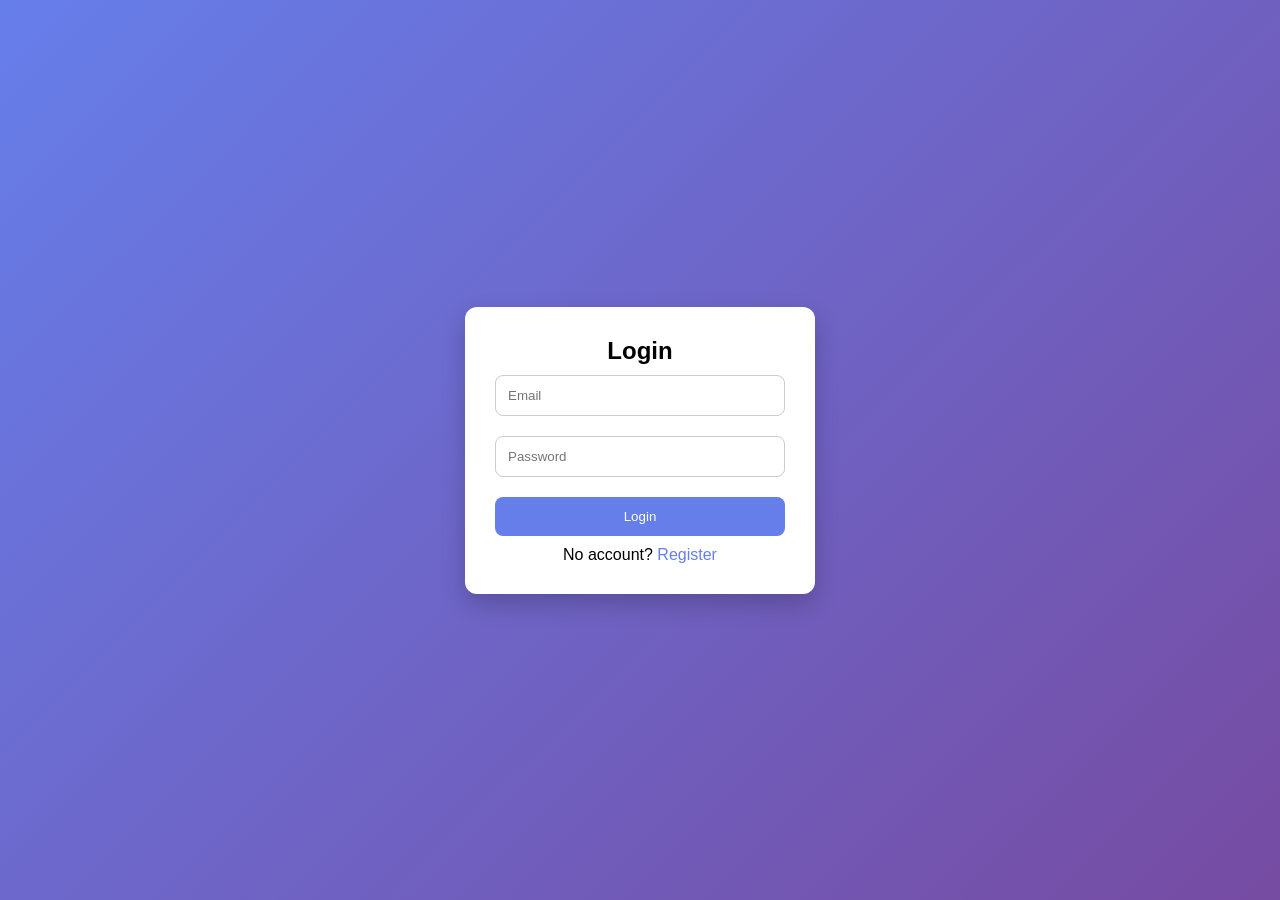
<file: login.html>
<!DOCTYPE html>
<html>
<head>
  <title>Login - Job Tracker</title>
  <link rel="stylesheet" href="style.css">
</head>

<body>

<div class="auth-container">
  <div class="card">
    <h2>Login</h2>

    <input id="username" placeholder="Email">
    <input type="password" id="password" placeholder="Password">

    <button onclick="login()">Login</button>

    <p style="margin-top:10px;">
      No account? <a href="register.html">Register</a>
    </p>
  </div>
</div>

<script>
const API = "https://jobtracker-4w3y.onrender.com";

async function login() {

  const username = document.getElementById("username").value;
  const password = document.getElementById("password").value;

  const res = await fetch(API + "/auth/login", {
    method: "POST",
    headers: {"Content-Type": "application/json"},
    body: JSON.stringify({ username, password })
  });

  const data = await res.json();

  if (data && data.id) {
    localStorage.setItem("userId", data.id);
    localStorage.setItem("username", data.username);
    window.location.href = "dashboard.html";
  } else {
    alert("Invalid login");
  }
}
</script>

</body>
</html>
</file>
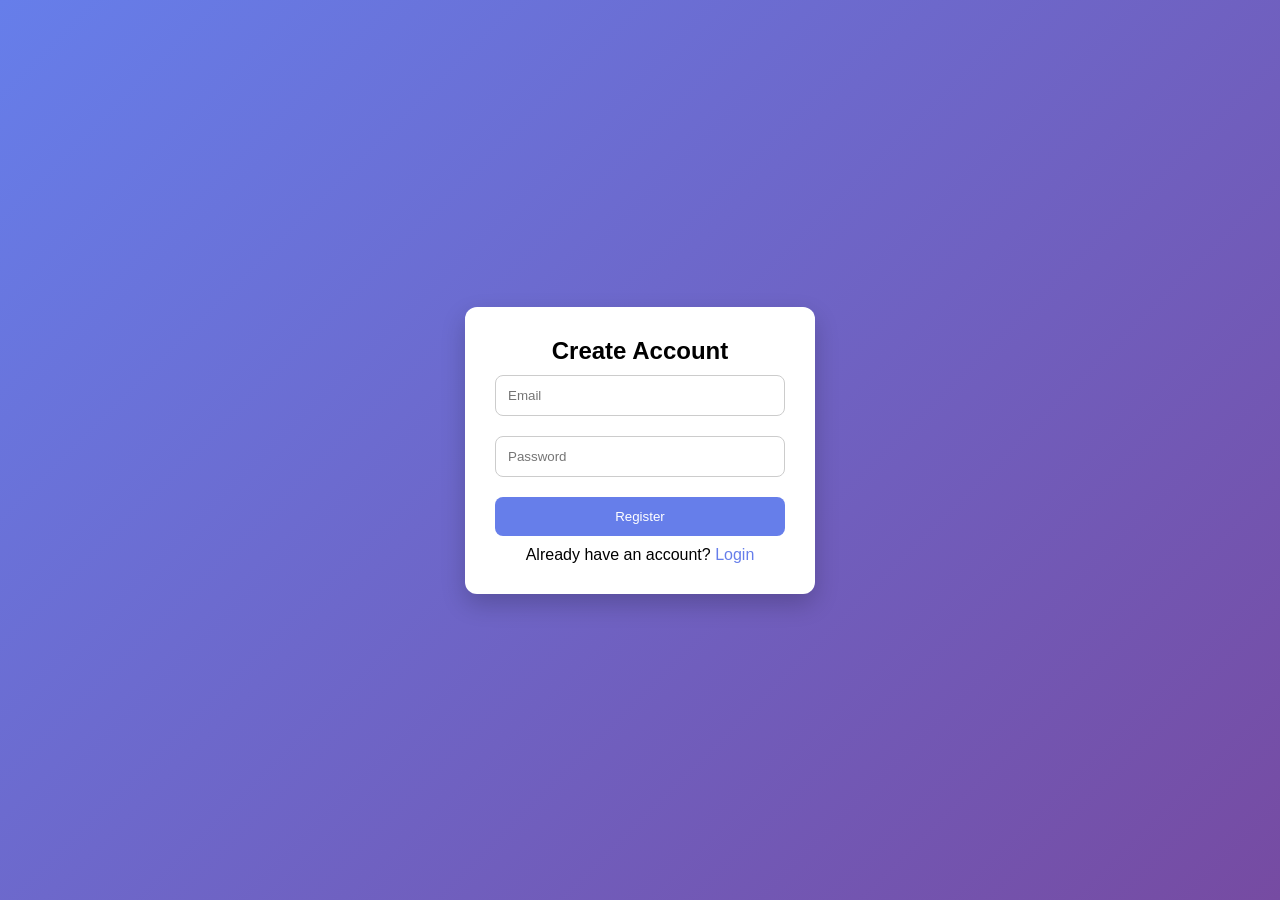
<file: register.html>
<!DOCTYPE html>
<html>
<head>
  <title>Register - Job Tracker</title>
  <link rel="stylesheet" href="style.css">
</head>

<body>

<div class="auth-container">
  <div class="card">
    <h2>Create Account</h2>

    <input id="username" placeholder="Email">
    <input type="password" id="password" placeholder="Password">

    <button onclick="register()">Register</button>

    <p style="margin-top:10px;">
      Already have an account? <a href="index.html">Login</a>
    </p>
  </div>
</div>

<script>
const API = "https://jobtracker-4w3y.onrender.com";

async function register(){

  const username = document.getElementById("username").value;
  const password = document.getElementById("password").value;

  const res = await fetch(API + "/auth/register", {
    method: "POST",
    headers: {"Content-Type":"application/json"},
    body: JSON.stringify({ username, password })
  });

  if(res.ok){
    alert("Account created");
    window.location.href = "index.html";
  } else {
    alert("Registration failed");
  }
}
</script>

</body>
</html>
</file>
<file: style.css>
/* RESET */
* {
  margin: 0;
  padding: 0;
  box-sizing: border-box;
  font-family: "Segoe UI", sans-serif;
}

/* BODY */
body {
  background: linear-gradient(135deg, #667eea, #764ba2);
  min-height: 100vh;
  display: flex;
  flex-direction: column;
}

/* NAVBAR */
.navbar {
  display: flex;
  justify-content: space-between;
  align-items: center;
  background: rgba(0,0,0,0.3);
  padding: 15px 25px;
  color: white;
}

.logout-btn {
  background: #ff4d4d;
  border: none;
  padding: 8px 15px;
  border-radius: 6px;
  color: white;
  cursor: pointer;
}

/* AUTH CENTER */
.auth-container {
  display: flex;
  justify-content: center;
  align-items: center;
  flex: 1;
}

/* CARD */
.card {
  background: white;
  padding: 30px;
  border-radius: 12px;
  width: 350px;
  box-shadow: 0 10px 25px rgba(0,0,0,0.2);
  text-align: center;
}

/* INPUTS */
input, select {
  width: 100%;
  padding: 12px;
  margin: 10px 0;
  border-radius: 8px;
  border: 1px solid #ccc;
}

/* BUTTON */
button {
  width: 100%;
  padding: 12px;
  margin-top: 10px;
  background: #667eea;
  color: white;
  border: none;
  border-radius: 8px;
  cursor: pointer;
}

button:hover {
  background: #5a67d8;
}

/* LINKS */
a {
  color: #667eea;
  text-decoration: none;
}

/* DASHBOARD */
.container {
  width: 85%;
  margin: 30px auto;
}

.container .card {
  width: 100%;
  margin-bottom: 25px;
  text-align: left;
}

/* TABLE */
table {
  width: 100%;
  border-collapse: collapse;
  margin-top: 15px;
}

thead {
  background: #2d3748;
  color: white;
}

td, th {
  padding: 12px;
  text-align: center;
}

tr:nth-child(even) {
  background: #f2f2f2;
}

/* DELETE BUTTON */
.delete-btn {
  background: #ff4d4d;
  padding: 6px 10px;
  border-radius: 5px;
}
</file>
